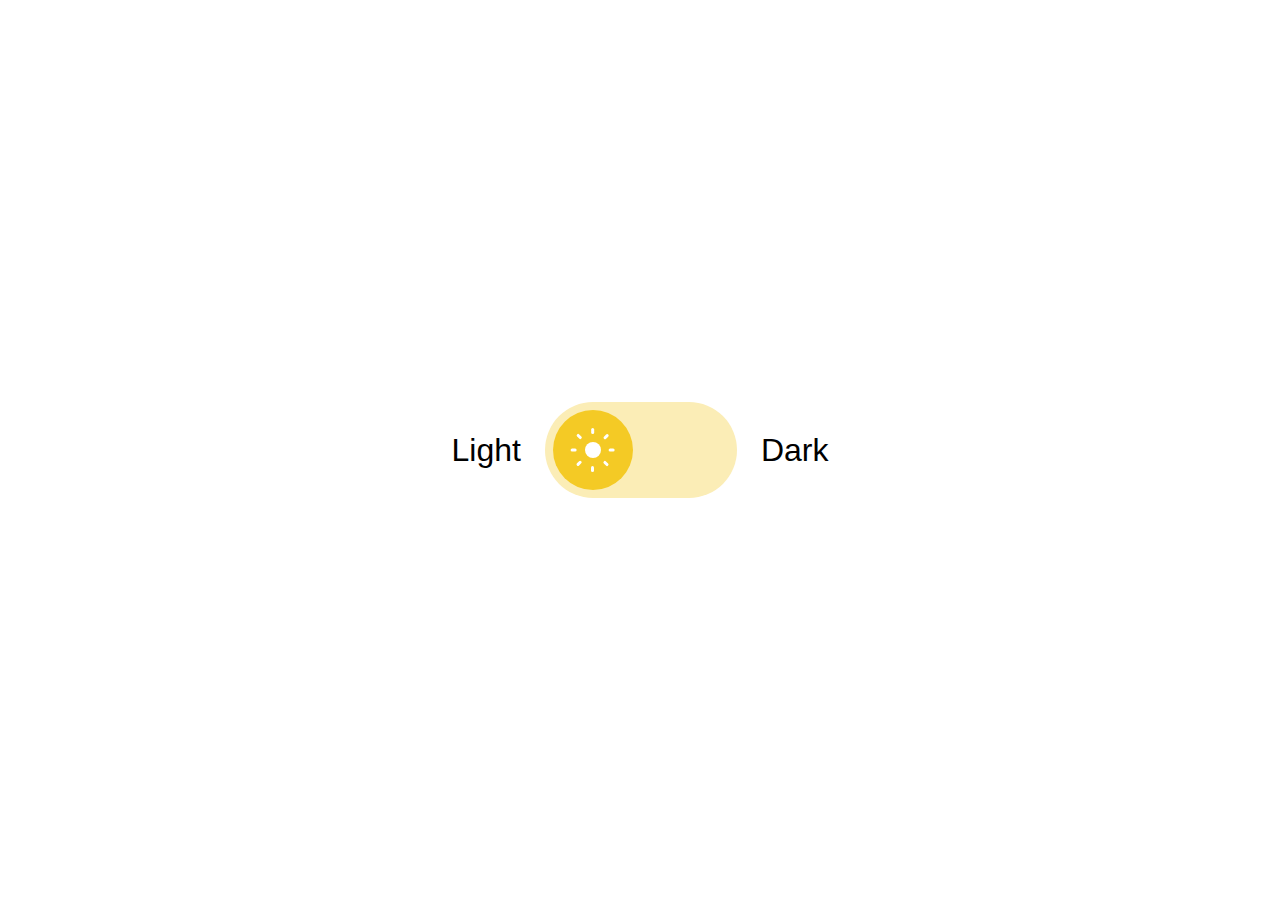
<file: 03. Toggle Light and Dark Mode/index.html>
<!doctype html>
<html lang="en">

<head>
    <!-- Required meta tags -->
    <meta charset="utf-8">
    <meta name="viewport" content="width=device-width, initial-scale=1">

    <!-- Google Fonts  -->
    <link rel="preconnect" href="https://fonts.googleapis.com">
    <link rel="preconnect" href="https://fonts.gstatic.com" crossorigin>
    <link href="https://fonts.googleapis.com/css2?family=Poppins&display=swap" rel="stylesheet">

    <!-- Font Awesome Icons  -->
    <link rel="stylesheet" href="https://cdnjs.cloudflare.com/ajax/libs/font-awesome/5.15.1/css/all.min.css"
        integrity="sha512-+4zCK9k+qNFUR5X+cKL9EIR+ZOhtIloNl9GIKS57V1MyNsYpYcUrUeQc9vNfzsWfV28IaLL3i96P9sdNyeRssA=="
        crossorigin="anonymous" />

    <!-- Css  -->
    <link rel="stylesheet" href="./style.css">

    <title>Toggle Light and Dark Mode - @levelup_official_</title>
</head>



<body>

    <label for="theme" class="theme">
        <span>Light</span>
        <span class="theme__toggle-wrap">
            <input id="theme" class="theme__toggle" type="checkbox" role="switch" name="theme" value="dark" />
            <span class="theme__fill"></span>
            <span class="theme__icon">
                <span class="theme__icon-part"></span>
                <span class="theme__icon-part"></span>
                <span class="theme__icon-part"></span>
                <span class="theme__icon-part"></span>
                <span class="theme__icon-part"></span>
                <span class="theme__icon-part"></span>
                <span class="theme__icon-part"></span>
                <span class="theme__icon-part"></span>
                <span class="theme__icon-part"></span>
            </span>
        </span>
        <span>Dark</span>
    </label>
</body>

</html>
</file>
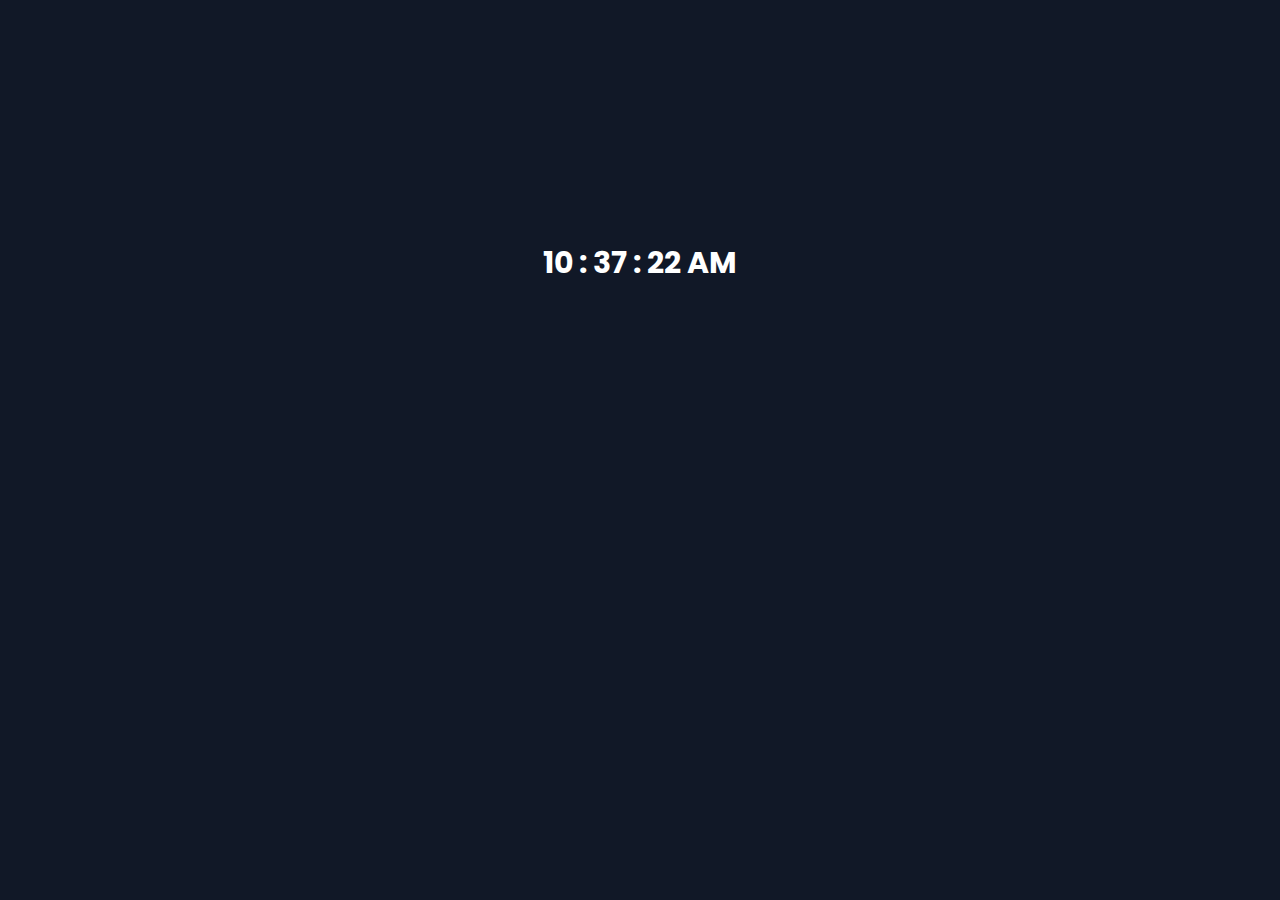
<file: 04. Digital Clock/index.html>
<!doctype html>
<html lang="en">

<head>
    <!-- Required meta tags -->
    <meta charset="utf-8">
    <meta name="viewport" content="width=device-width, initial-scale=1">

    <!-- Google Fonts  -->
    <link rel="preconnect" href="https://fonts.googleapis.com">
    <link rel="preconnect" href="https://fonts.gstatic.com" crossorigin>
    <link href="https://fonts.googleapis.com/css2?family=Poppins&display=swap" rel="stylesheet">

    <!-- Font Awesome Icons  -->
    <link rel="stylesheet" href="https://cdnjs.cloudflare.com/ajax/libs/font-awesome/5.15.1/css/all.min.css"
        integrity="sha512-+4zCK9k+qNFUR5X+cKL9EIR+ZOhtIloNl9GIKS57V1MyNsYpYcUrUeQc9vNfzsWfV28IaLL3i96P9sdNyeRssA=="
        crossorigin="anonymous" />
    <!-- Css  -->
    <link rel="stylesheet" href="./style.css">
    <title>Digital Clock using JavaScript - @levelup_official_</title>
</head>



<body>
    <div id="clockDisplay" class="clock" onload="showTime"></div>

    <script>
        const showTime = () => {
            let date = new Date();
            let h = date.getHours(); // 0 - 23
            let m = date.getMinutes(); // 0 - 59
            let s = date.getSeconds(); // 0 - 59
            let session = "AM";
            let day = date.getDay();

            if (h == 0) {
                h = 12;
            }

            if (h > 12) {
                h = h - 12;
                session = "PM";
            }

            h = (h < 10) ? "0" + h : h;
            m = (m < 10) ? "0" + m : m;
            s = (s < 10) ? "0" + s : s;

            let time = h + " : " + m + " : " + s + " " + session;
            document.getElementById("clockDisplay").innerText = time;
            document.getElementById("clockDisplay").textContent = time;

            setTimeout(showTime, 1000);

        }
        showTime();
    </script>
</body>

</html>
</file>
<file: 03. Toggle Light and Dark Mode/style.css>
* {
  border: 0;
  box-sizing: border-box;
  margin: 0;
  padding: 0;
}

:root {
  --hue: 223;
  --bg: hsl(var(--hue), 10%, 100%);
  --fg: hsl(var(--hue), 10%, 0%);
  --primary: hsl(var(--hue), 90%, 55%);
  --primaryT: hsla(var(--hue), 90%, 55%, 0);
  --transDur: 0.3s;
  font-size: calc(16px + (32 - 16) * (100vw - 320px) / (1280 - 320));
}

html,
body {
  background-color: var(--bg);
}

body,
input {
  font: 1em/1.5 Fredoka, sans-serif;
}

body {
  color: var(--fg);
  height: 100vh;
  display: grid;
  place-items: center;
}

/* Default */
.theme {
  display: flex;
  align-items: center;
  -webkit-tap-highlight-color: transparent;
}

.theme__fill,
.theme__icon {
  transition: transform var(--transDur) ease-in-out;
}

.theme__fill {
  background-color: var(--bg);
  display: block;
  mix-blend-mode: difference;
  position: fixed;
  inset: 0;
  height: 100%;
  transform: translateX(-100%);
}

.theme__icon,
.theme__toggle {
  z-index: 1;
}

.theme__icon,
.theme__icon-part {
  position: absolute;
}

.theme__icon {
  display: block;
  top: 0.75em;
  left: 0.75em;
  width: 1.5em;
  height: 1.5em;
}

.theme__icon-part {
  border-radius: 50%;
  box-shadow: 0.4em -0.4em 0 0.5em hsl(0, 0%, 100%) inset;
  top: calc(50% - 0.5em);
  left: calc(50% - 0.5em);
  width: 1em;
  height: 1em;
  transition: box-shadow var(--transDur) ease-in-out,
    opacity var(--transDur) ease-in-out, transform var(--transDur) ease-in-out;
  transform: scale(0.5);
}

.theme__icon-part ~ .theme__icon-part {
  background-color: hsl(0, 0%, 100%);
  border-radius: 0.05em;
  box-shadow: none;
  top: 50%;
  left: calc(50% - 0.05em);
  transform: rotate(0deg) translateY(0.5em);
  transform-origin: 50% 0;
  width: 0.1em;
  height: 0.2em;
}

.theme__icon-part:nth-child(3) {
  transform: rotate(45deg) translateY(0.5em);
}

.theme__icon-part:nth-child(4) {
  transform: rotate(90deg) translateY(0.5em);
}

.theme__icon-part:nth-child(5) {
  transform: rotate(135deg) translateY(0.5em);
}

.theme__icon-part:nth-child(6) {
  transform: rotate(180deg) translateY(0.5em);
}

.theme__icon-part:nth-child(7) {
  transform: rotate(225deg) translateY(0.5em);
}

.theme__icon-part:nth-child(8) {
  transform: rotate(270deg) translateY(0.5em);
}

.theme__icon-part:nth-child(9) {
  transform: rotate(315deg) translateY(0.5em);
}

.theme__label,
.theme__toggle,
.theme__toggle-wrap {
  position: relative;
}

.theme__toggle,
.theme__toggle:before {
  display: block;
}

.theme__toggle {
  background-color: hsl(48, 90%, 85%);
  border-radius: 25% / 50%;
  box-shadow: 0 0 0 0.125em var(--primaryT);
  padding: 0.25em;
  width: 6em;
  height: 3em;
  -webkit-appearance: none;
  appearance: none;
  transition: background-color var(--transDur) ease-in-out,
    box-shadow 0.15s ease-in-out, transform var(--transDur) ease-in-out;
}

.theme__toggle:before {
  background-color: hsl(48, 90%, 55%);
  border-radius: 50%;
  content: "";
  width: 2.5em;
  height: 2.5em;
  transition: background-color var(--transDur) ease-in-out,
    transform var(--transDur) ease-in-out;
}

.theme__toggle:focus {
  box-shadow: 0 0 0 0.125em var(--primary);
  outline: transparent;
}

/* Checked */
.theme__toggle:checked {
  background-color: hsl(198, 90%, 15%);
}

.theme__toggle:checked:before,
.theme__toggle:checked ~ .theme__icon {
  transform: translateX(3em);
}

.theme__toggle:checked:before {
  background-color: hsl(198, 90%, 55%);
}

.theme__toggle:checked ~ .theme__fill {
  transform: translateX(0);
}

.theme__toggle:checked ~ .theme__icon .theme__icon-part:nth-child(1) {
  box-shadow: 0.2em -0.2em 0 0.2em hsl(0, 0%, 100%) inset;
  transform: scale(1);
}

.theme__toggle:checked ~ .theme__icon .theme__icon-part ~ .theme__icon-part {
  opacity: 0;
}

.theme__toggle:checked ~ .theme__icon .theme__icon-part:nth-child(2) {
  transform: rotate(45deg) translateY(0.8em);
}

.theme__toggle:checked ~ .theme__icon .theme__icon-part:nth-child(3) {
  transform: rotate(90deg) translateY(0.8em);
}

.theme__toggle:checked ~ .theme__icon .theme__icon-part:nth-child(4) {
  transform: rotate(135deg) translateY(0.8em);
}

.theme__toggle:checked ~ .theme__icon .theme__icon-part:nth-child(5) {
  transform: rotate(180deg) translateY(0.8em);
}

.theme__toggle:checked ~ .theme__icon .theme__icon-part:nth-child(6) {
  transform: rotate(225deg) translateY(0.8em);
}

.theme__toggle:checked ~ .theme__icon .theme__icon-part:nth-child(7) {
  transform: rotate(270deg) translateY(0.8em);
}

.theme__toggle:checked ~ .theme__icon .theme__icon-part:nth-child(8) {
  transform: rotate(315deg) translateY(0.8em);
}

.theme__toggle:checked ~ .theme__icon .theme__icon-part:nth-child(9) {
  transform: rotate(360deg) translateY(0.8em);
}

.theme__toggle-wrap {
  margin: 0 0.75em;
}

@supports selector(:focus-visible) {
  .theme__toggle:focus {
    box-shadow: 0 0 0 0.125em var(--primaryT);
  }

  .theme__toggle:focus-visible {
    box-shadow: 0 0 0 0.125em var(--primary);
  }
}
</file>
<file: 04. Digital Clock/style.css>
* {
  margin: 0;
  padding: 0;
  box-sizing: border-box;
  font-family: "Poppins";
}

body {
  background-color: #111827;
  color: white;
  display: flex;
  align-items: center;
  justify-content: center;
  padding-top: 15rem;
}

.clock {
  font-size: 30px;
  font-weight: bold;
}
</file>
